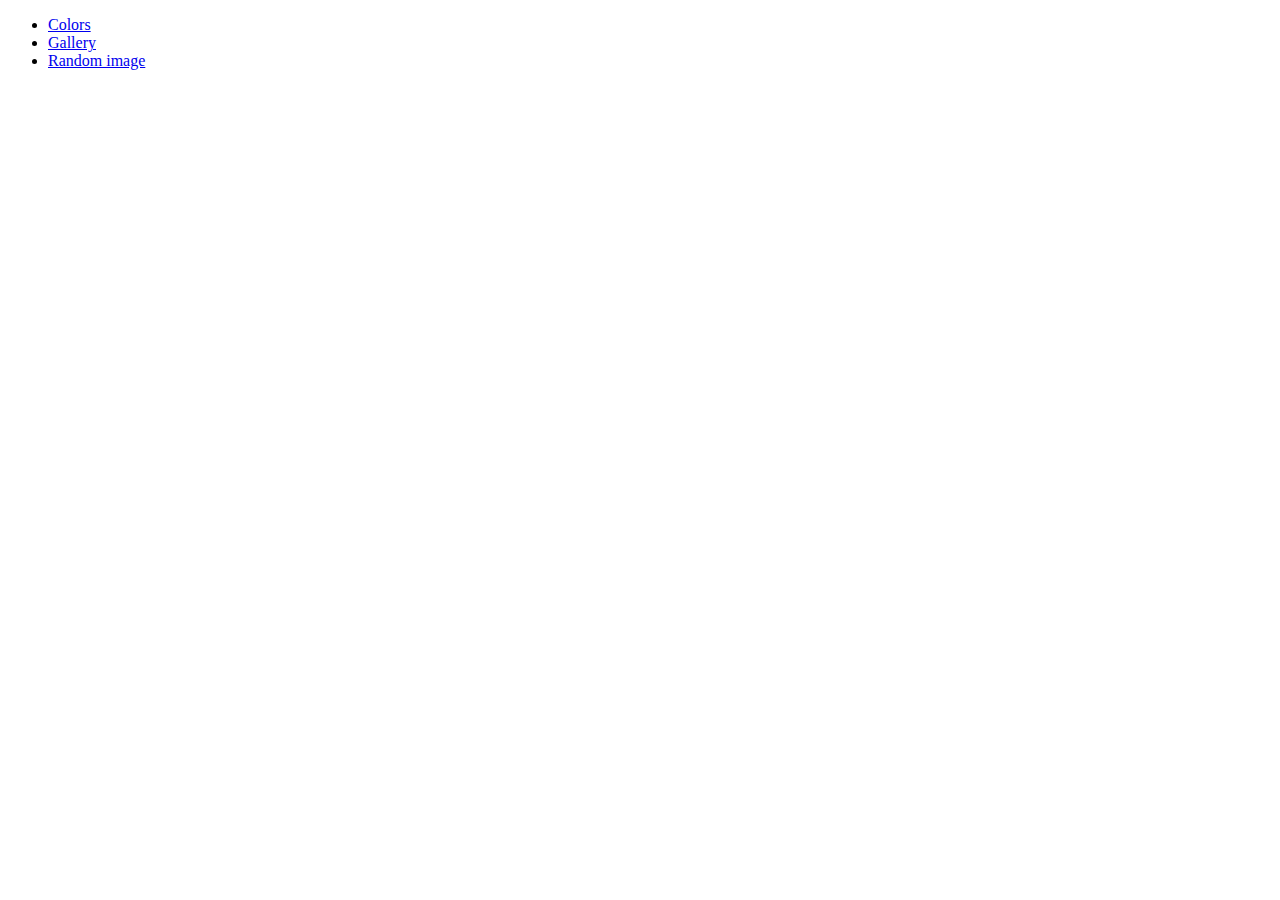
<file: index.html>
<!DOCTYPE html>
<html lang="en">
<head>
    <meta charset="UTF-8">
    <meta name="viewport" content="width=device-width, initial-scale=1.0">
    <title>JS Sandbox</title>
    
</head>
<body>

    <div class="container">
        <ul>
            <li><a href="colors.html">Colors</a></li>
            <li><a href="gallery.html">Gallery</a></li>
            <li><a href="random-image.html">Random image</a></li>
        </ul>
    </div>
    
</body>
</html>
</file>
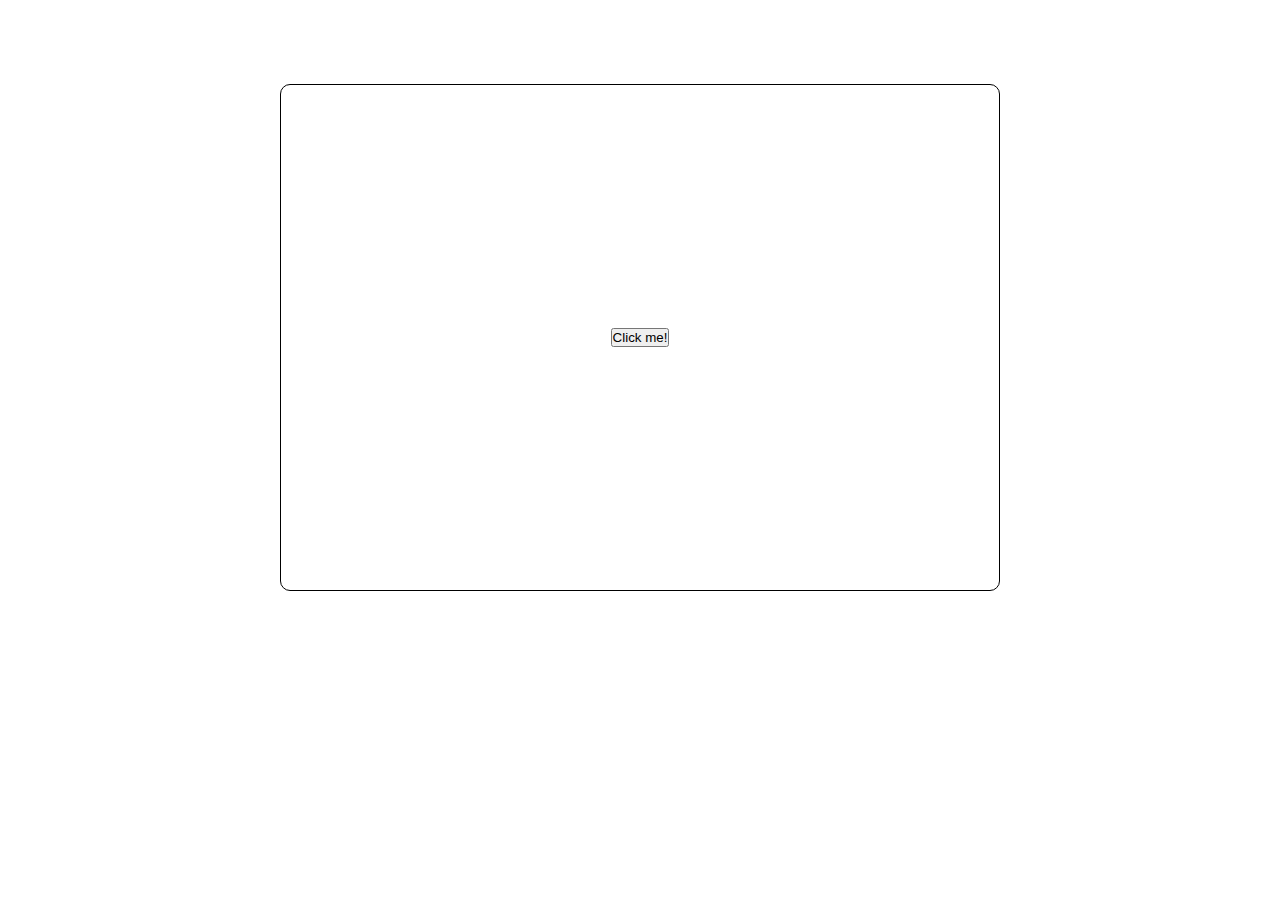
<file: colors.html>
<!DOCTYPE html>
<html lang="en">
<head>
    <meta charset="UTF-8">
    <meta name="viewport" content="width=device-width, initial-scale=1.0">
    <title>Random Colors</title>
    <link rel="stylesheet" href="css/colors.css">
</head>
<body>
    
    <div class="container">
        <div class="box-container">
            <div class="box">
                <button>Click me!</button>
            </div>
        </div>
    </div>



    <script src="js/colors.js"></script>

</body>
</html>
</file>
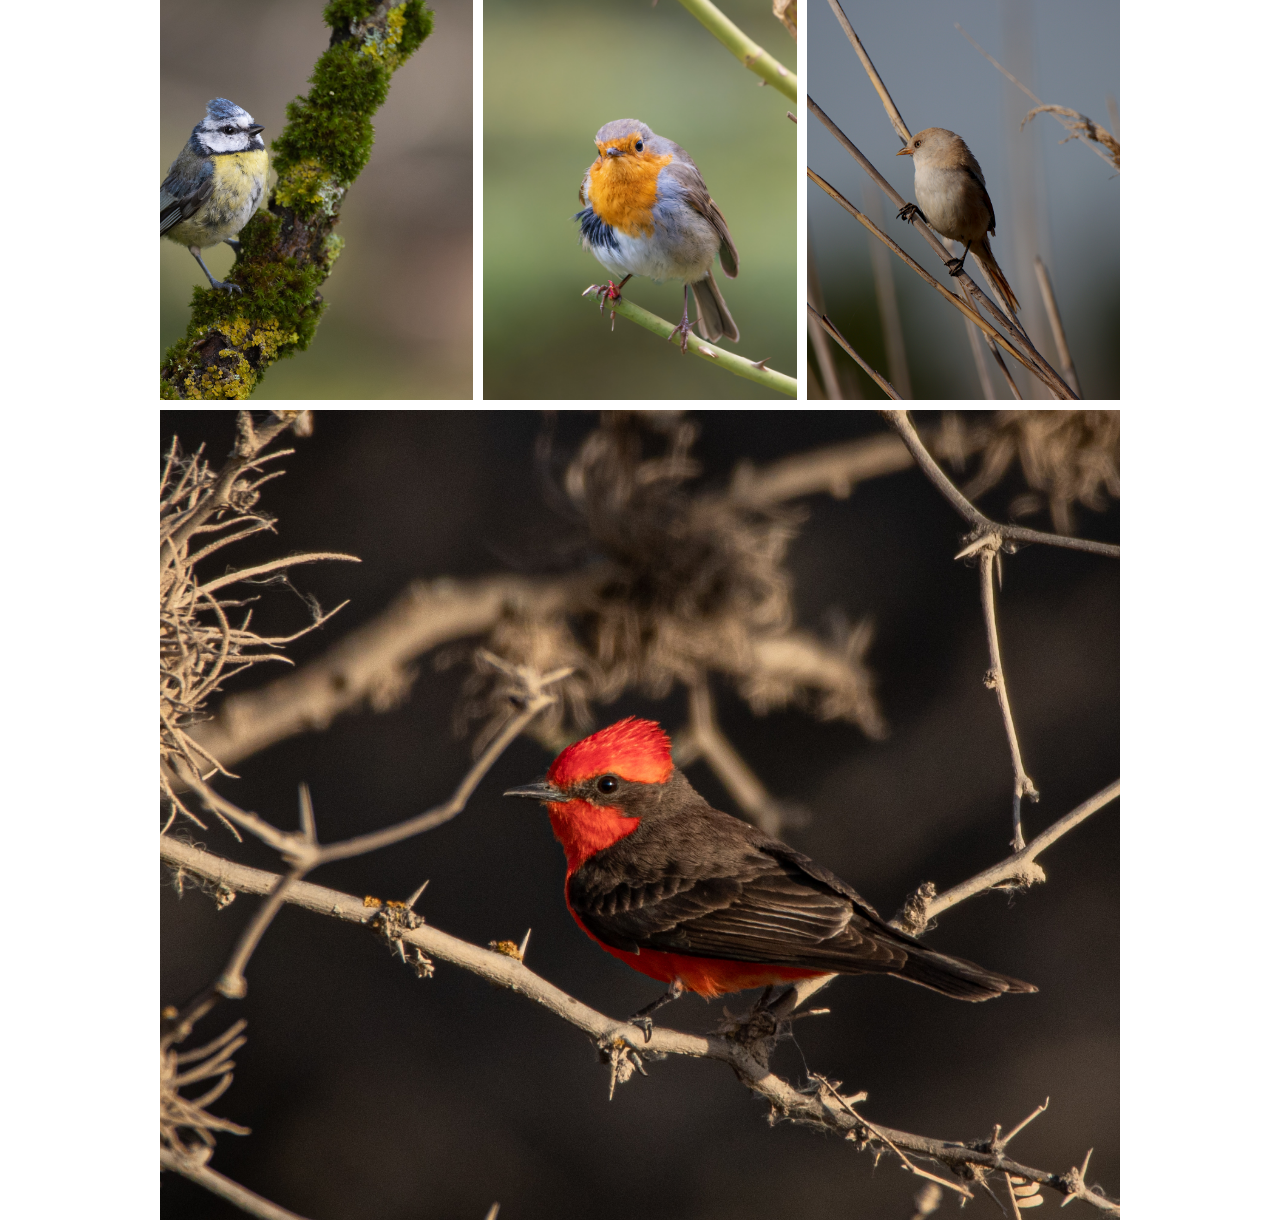
<file: gallery.html>
<!DOCTYPE html>
<html lang="en">
<head>
    <meta charset="UTF-8">
    <meta name="viewport" content="width=device-width, initial-scale=1.0">
    <title>JS Gallery</title>
    <link rel="stylesheet" href="css/images.css">
</head>
<body>

    <div class="container">
        <div class="gallery">
            <div class="gallery-image gallery-image1">
                <img src="images/pic1.jpg" alt="">
            </div>

            <div class="gallery-image gallery-image2">
                <img src="images/pic2.jpg" alt="">
            </div>

            <div class="gallery-image gallery-image3">
                <img src="images/pic3.jpg" alt="">
            </div>

            <div class="gallery-image gallery-image4">
                <img src="images/pic4.jpg" alt="">
            </div>

        </div>

    </div>
    

    <script src="js/images.js"></script>
</body>
</html>
</file>
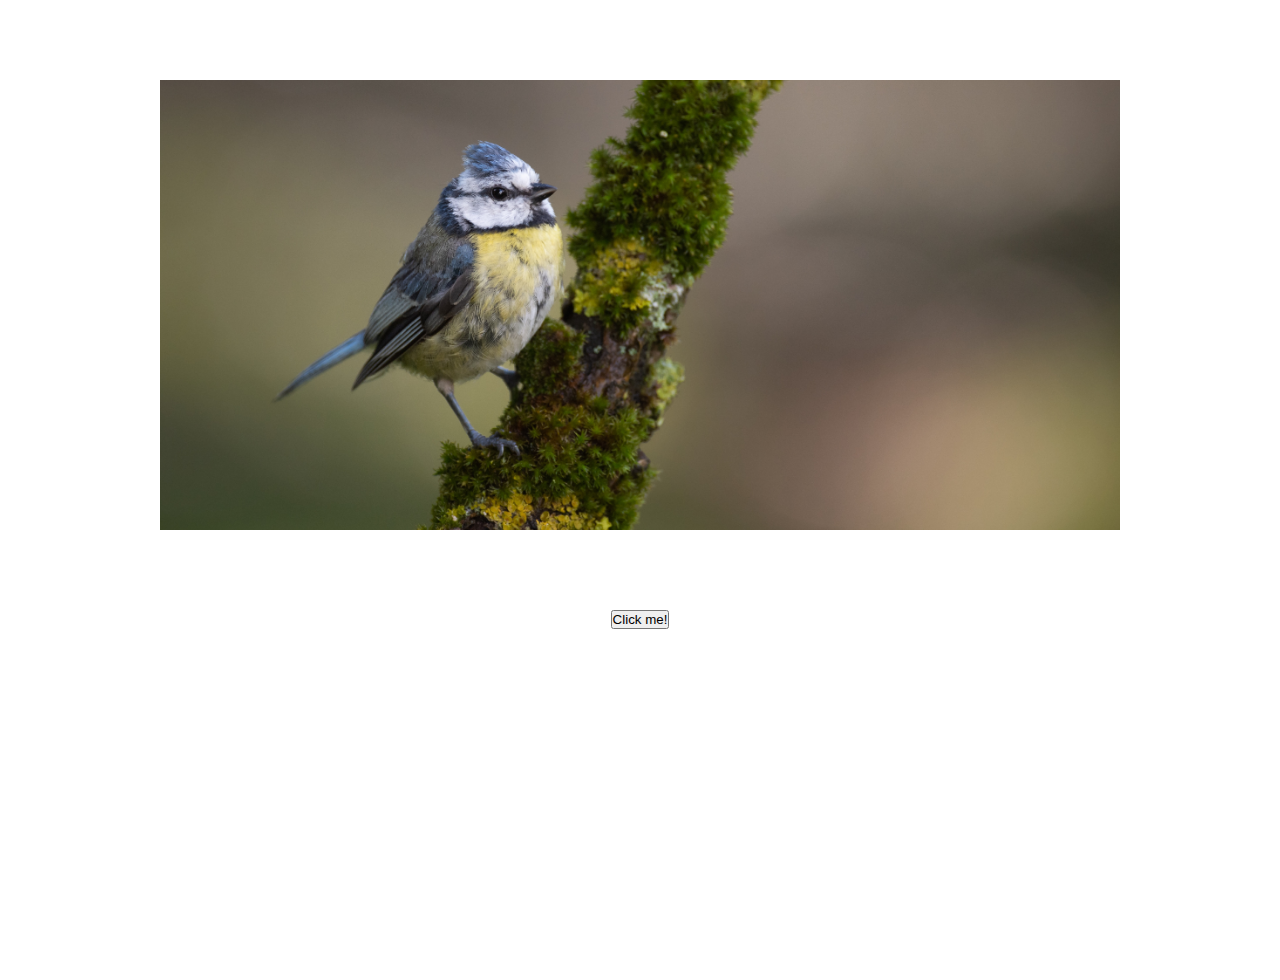
<file: random-image.html>
<!DOCTYPE html>
<html lang="en">
<head>
    <meta charset="UTF-8">
    <meta name="viewport" content="width=device-width, initial-scale=1.0">
    <title>Random Image</title>
    <link rel="stylesheet" href="css/randomimage.css">
</head>
<body>

    <div class="container">
        <div class="image-container">
            <img src="images/pic1.jpg" alt="">
        </div>
        <button>Click me!</button>
        
    </div>


    <script src="js/randomimage.js"></script>
</body>
</html>
</file>
<file: css/colors.css>
* {
    box-sizing: border-box;
    margin: 0;
    padding: 0;
}

.box-container {
    align-items: center;
    display: flex;
    justify-content: center;
    height: 75vh;
    margin: 0 auto;
    width: 75%;
}

.box {
    align-items: center;
    display: flex;
    justify-content: center;
    border: 1px solid black;
    border-radius: 10px;
    height: 75%;
    margin: 0 auto;
    width: 75%;
}
</file>
<file: css/images.css>
* {
    box-sizing: border-box;
    margin: 0;
    padding: 0;
}

.gallery {
    display: grid;
    height: 95%;
    gap: 10px;
    grid-template-columns: repeat(3, 1fr);
    grid-template-rows: repeat(3, 400px);
    margin: 0 auto;
    width: 75%;
}

.gallery-image img {
    height: 100%;
    object-fit: cover;
    width: 100%;
}

.gallery-image4 {
    grid-column: 1/4;
    grid-row: 2/4;
}
</file>
<file: css/randomimage.css>
* {
    box-sizing: border-box;
    margin: 0;
    padding: 0;
}

.container {
    height: 100vh;
    text-align: center;
}

.image-container {
    height: 50%;
    margin: 5rem auto;
    width: 75%;
}

img {
    object-fit: cover;
    height: 100%;
    width: 100%;
}
</file>
